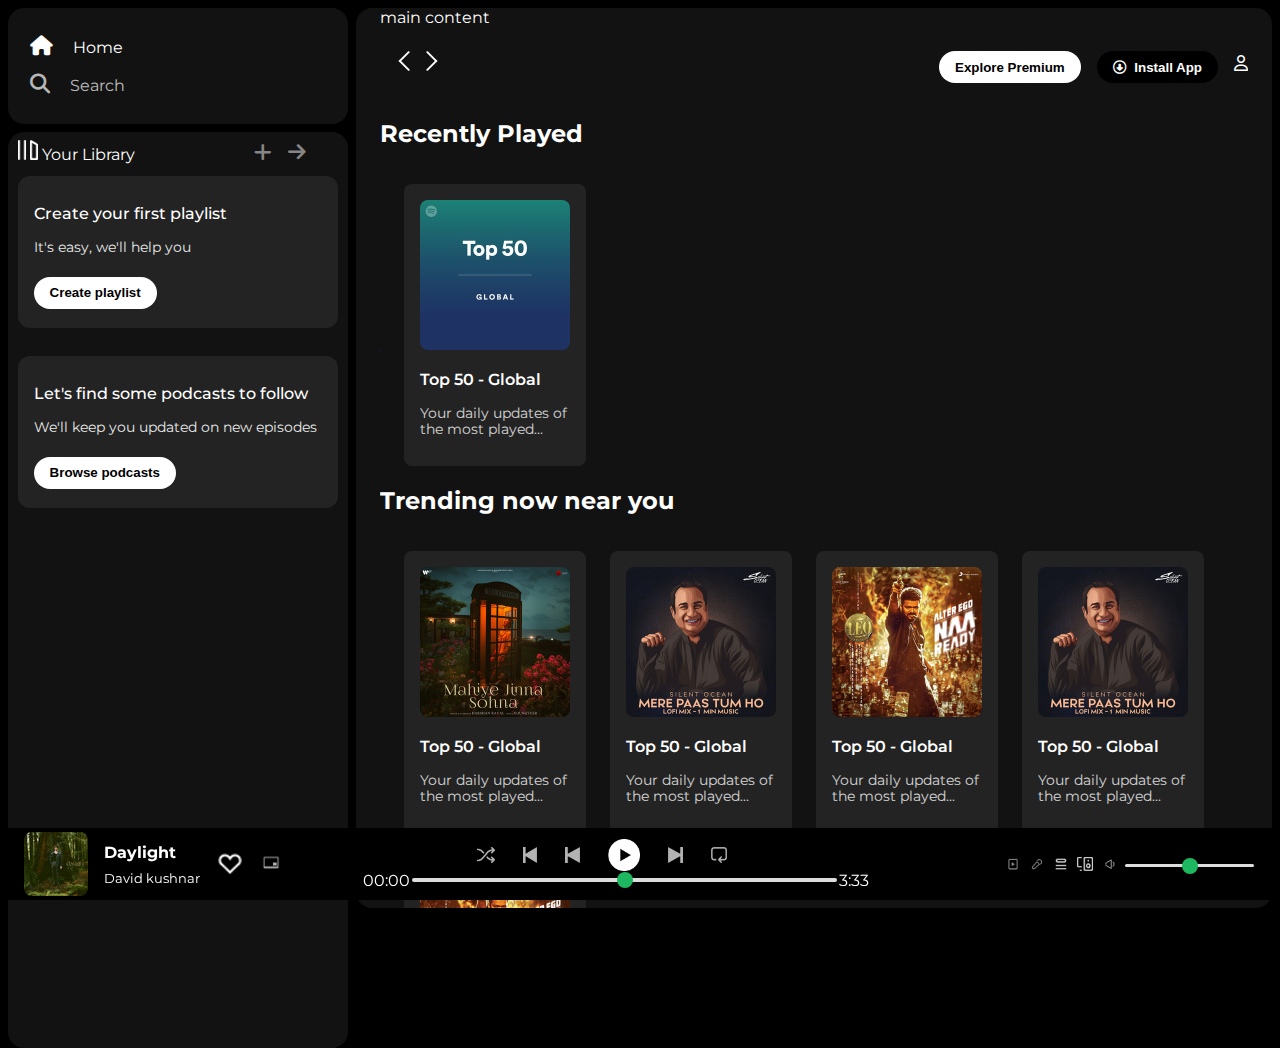
<file: ProjectCSS.html>
<!DOCTYPE html>
<html lang="en">
<head>
    <meta charset="UTF-8">
    <meta name="viewport" content="width=device-width, initial-scale=1.0">
    <title>Spotity - Web Player: Music for everyone</title>
    <link rel="stylesheet" href="ProjectCSS.css"/>
    <link rel="stylesheet" href="https://cdnjs.cloudflare.com/ajax/libs/font-awesome/6.7.2/css/all.min.css" integrity="sha512-Evv84Mr4kqVGRNSgIGL/F/aIDqQb7xQ2vcrdIwxfjThSH8CSR7PBEakCr51Ck+w+/U6swU2Im1vVX0SVk9ABhg==" crossorigin="anonymous" referrerpolicy="no-referrer" />
    <link rel="icon" href="logo.png"/>
    <link rel="preconnect" href="https://fonts.googleapis.com">
<link rel="preconnect" href="https://fonts.gstatic.com" crossorigin>
<link href="https://fonts.googleapis.com/css2?family=Montserrat:wght@300;400;500;600;700&display=swap" rel="stylesheet">
</head>
<body>
    <div class="main">

      <div class="sidebar">
        <div class="nav">
            <div class="nav-option" style="opacity: 1;">
                <i class="fa-solid fa-house"></i>
                <a href=" #">Home</a> 
            </div>
                <div class="nav-option">
                    <i class="fa-solid fa-magnifying-glass"></i>
                        <a href=" #">Search</a> 
            </div>
         </div>

        <div class="library"> 
            <div class="options">
                <div class="lib-option" >
                   <img src="images/library_icon.png">
                    <a href=" #">Your Library</a> 
                </div>
                <div class="icons">
                    <i class="fa-solid fa-plus"></i>
                    <i class="fa-solid fa-arrow-right"></i>

                 </div>
            </div>
            <div class="lib-box">
                <div class="box">
                    <p class="box-p1"> Create your first playlist</p>
                    <p class="box-p2">It's easy, we'll help you</p>
                    <button class="badge">Create playlist</button>
                </div>

                <div class="box">
                    <p class="box-p1"> Let's find some podcasts to follow</p>
                    <p class="box-p2">We'll keep you updated on new episodes</p>
                    <button class="badge"> Browse podcasts </button>
                </div>
            </div>
        </div>
      </div>

      <div class="main_content">main content
        <div class="sticky-nav">
            <div class="sticky-nav-icons"> 
                <img src="images/backward_icon.png"/>
            <img src="images/forward_icon.png" class="hide"/>
            </div>
            <div class="sticky-nav-options">
            <button class="badge nav-item hide"> Explore Premium</button>
            <button class="badge nav-item dark-badge"><i class="fa-regular fa-circle-down" style="margin-right:5px ;"></i> Install App </button>
            <i class="fa-regular fa-user"></i>
           </div>
           

        </div>
        
         <h2>Recently Played</h2>
         <div class="cards-container">
            <div class="card">
                    <img src="images/card1img.jpeg" class="card-img" />
                    <p class="card-title"> Top 50 - Global </p>
                    <p class="card-info">Your daily updates of the most played...</p>
                </div>
            </div>
       
            <h2>Trending now near you </h2>
            <div class="cards-container">
               <div class="card">
                       <img src="images/card2img.jpeg" class="card-img" />
                       <p class="card-title"> Top 50 - Global </p>
                       <p class="card-info">Your daily updates of the most played...</p>
                   </div>
                   <div class="card">
                    <img src="images/card3img.jpeg" class="card-img" />
                    <p class="card-title"> Top 50 - Global </p>
                    <p class="card-info">Your daily updates of the most played...</p>
                </div>
                <div class="card">
                    <img src="images/card4img.jpeg" class="card-img" />
                    <p class="card-title"> Top 50 - Global </p>
                    <p class="card-info">Your daily updates of the most played...</p>
                </div>
                <div class="card">
                    <img src="images/card3img.jpeg" class="card-img" />
                    <p class="card-title"> Top 50 - Global </p>
                    <p class="card-info">Your daily updates of the most played...</p>
                </div>
                <div class="card">
                    <img src="images/card4img.jpeg" class="card-img" />
                    <p class="card-title"> Top 50 - Global </p>
                    <p class="card-info">Your daily updates of the most played...</p>
                </div>
                
               </div>
          
               <h2>Featured charts</h2>
               <div class="cards-container">
                  <div class="card">
                          <img src="images/card5img.jpeg" class="card-img" />
                          <p class="card-title"> Top 50 - Global </p>
                          <p class="card-info">Your daily updates of the most played...</p>
                      </div>
                      <div class="card">
                        <img src="images/card6img.jpeg" class="card-img" />
                        <p class="card-title"> Top Songs - India </p>
                        <p class="card-info">Your daily updates of the most played...</p>
                    </div>
                    <div class="card">
                        <img src="images/card1img.jpeg" class="card-img" />
                        <p class="card-title"> Top 50 - Global </p>
                        <p class="card-info">Your daily updates of the most played...</p>
                    </div>
                  </div>
                 <div class="footer">
                    <div class="line">

                    </div>
                 </div>
        </div>
      <div class="music_player">

         <div class="album">
            <div> <img  class="album-pho" src="images/album_picture.jpeg"  />
            
            </div>
            <div class="album-hd"> 
                <div class="album-h">Daylight</div>
                  <div class="album-hg"> David kushnar </div>
            </div>
            <div class="album-em"> 
                <img src="images/album_icon1.png" class="album-im" >
               <img src="images/album_icon2.png" class="album-im">
            </div>
         </div>






          <div class="player">
            <div class="player-controls">
              <img src="images/player_icon1.png" class="player-controls-icon" />
              <img src="images/player_icon2.png"  class="player-controls-icon" />
              <img src="images/player_icon2.png"  class="player-controls-icon"  />
              <img src="images/player_icon3.png"  class="player-controls-icon" style="opacity: 1; height:2rem;" />
              <img src="images/player_icon4.png"  class="player-controls-icon" />
              <img src="images/player_icon5.png"  class="player-controls-icon" />
            </div>
            <div class="playback-bar">
                <span class="curr-time">00:00</span>
                <input type="range" min="0" max="100" class="progress-bar" step="1">
                <span class="tol-time">3:33</span>
            </div>
          </div>

          
          <div class="controls">
            <div class="setting">
                <img src="images/controls_icon1.png" class="setting-icon" />
                <img src="images/controld_icon2.png" class="setting-icon" />
                <img src="images/controls_icon3.png" class="setting-icon" />
                <img src="images/controls_icon4.png" class="setting-icon" />
                <img  src="images/controls_icon5.png" class="setting-icon"  />
                
                </div >
                <div class="setting-bar">
                       <input type="range" min="0" max="100" class="sett-bar" >
                </div>
          </div>
      </div>
         


    </div>
</body>
</html>
</file>
<file: ProjectCSS.css>
body{
     font-family: 'Montserrat',sans-serif;
     margin: 0;
     background-color: black;
     color: white;
     overflow: hidden;
}
.main{
    display: flex;
    height: 100vh;
    padding: 0.5rem;
}
.sidebar{
    background-color: #000;
    width: 340px;
    border-radius: 1rem;/*16px*/
    margin-right: 0.5rem ;
}

.main_content{
background-color: #121212;
flex: 1;
border-radius: 1rem;
overflow: auto;
padding: 0 1.5rem 0 1.5rem;
}
.music_player{
    background-color: black;
    bottom: 0;
    width: 100%;
    height: 72px;
    position: fixed;
}
a{
    text-decoration: none;
    color: white;
}
.nav{
background-color: #121212;
border-radius: 1rem;
display: flex;
flex-direction: column;
justify-content: center;
height: 100px;
padding: 0.5rem 0.6rem;
}
.nav-option{
 line-height: 1.25rem;
 opacity: 0.7;
 padding: 0.5rem 0.75rem;

}
.nav-option:hover{
    opacity: 1;
}
.nav-option i{
    font-size: 1.25rem;
}
.nav-option a{
    font-size: 1rem;
    margin: 1rem;
}
.library{
    background-color: #121212;
    border-radius: 1rem;
    height: 100%;
    margin-top: 0.5rem;
    padding: 0.5rem 0.6rem;
    
}
.options{
    display: flex;
    justify-content: space-between;
    align-items: center;
}
.lib-option img{
    height: 1.25rem;
    width: 1.25rem;
}
.icons{
    font-size: 1.25rem;
    opacity: 0.7;
    margin-right: 1rem;
    display: flex;
}
.icons i{
   opacity: 0.7;
   margin-right: 1rem;

}
.icons i:hover{
    opacity: 1;
}
.box{
    background-color: #232323;
    height: 8rem;
    border-radius: 0.75rem;
    margin: 0.75rem 0 1.75rem 0;
    padding: 0.75rem 1rem;

}
.box-p1{
    font-size: 1rem;
    font-weight: 500;
}
.box-p2{
    font-size: 0.85rem;
    opacity: 0.9;
}
.badge{
    background-color: white;
    border: none;
    border-radius: 100px;
    padding: 0.25rem 1rem;
    font-weight: 700;
    margin-top:   0.5rem ;
    height: 2rem;
    width: fit-content;
}
.sticky-nav{
    position: sticky;
    top: 0;
    background-color: #121212;
    display: flex;
    justify-content: space-between;
    align-items: center;
    padding: 1rem 0 1rem 0 ;
    z-index:10 ;
}
.sticky-nav-icons{
    margin-left: 0.75rem;
  

}
.sticky-nav-options{
    display: flex;
    justify-content: center;
    align-items: center;
    
}
.sticky-nav-options button{
    margin-right: 1rem;

}
.nav-item{
    margin-right: 1rem;
}
.dark-badge{
    background-color: #000;
    color: white;

}
@media (max-width: 1000px){
    .hide {
        display: none;
    }
}
.card{
    background-color: #232323;
    width: 150px;
   margin-left: 1.5rem;
    border-radius: 0.5rem;
    padding: 1rem;
    margin-top: 1rem ;
}
.cards-container{
    display: flex;
    flex-wrap: wrap;
}
.card-img{
    width: 100%;
    border-radius: 0.5rem;
}
.card-title {
    font-weight: 600;
}
.card-info {
    font-size: 0.85rem;
    opacity: 0.8;
}
.footer{
height: 300px;
display: flex;
align-items: center;
justify-content: center;
}
.line{
    width: 90%;
    height: 50%;
    border-top: 1px solid white;
    opacity: 0.4;
}
.music_player{
    display: flex;
    justify-content: space-between;
    align-items: center;
}
.album{
    width: 25%;
    /* background-color: pink; */
    justify-content: left;
    align-items: center;
    /* margin-left: ; */
    display: flex;
}
.player{
    width: 50%;
    /* background-color: orange; */
}
.controls{
    width: 25%;
    display: flex;
    /* background-color: green; */
    justify-content: right;
    padding: 2rem;
}
.player-controls-icon{
    height: 1rem;
    margin-right:1.75rem ;
    opacity: 0.7;

}
.player-controls{
    display: flex;
    justify-content: center;
    align-items: center;
}
.player-controls-icon:hover{
    opacity: 1;
}
.playback-bar{
    display: flex;
    justify-content: center;
    align-items: center;

}
.progress-bar{
    width: 70%;
    appearance: none;
    background-color: transparent;
    cursor: pointer;
}
.progress-bar::-webkit-slider-runnable-track{
    background-color: #ddd;
    border-radius: 100px;
    height: 0.2rem;
}
.progress-bar::-webkit-slider-thumb{
    appearance: none;
    height:1rem;
    width:1rem;
    background-color: #1db760;
    border-radius: 50%;
    margin-top: -6px;
}
.setting{
    justify-content:right;
    align-items: center;
    display: flex;
    justify-content: baseline;
  
}
.setting-icon{
    width: 1rem;
    font-weight:900px;
   /* height: 1rem; */
    margin-left: 0.5rem;
    align-items: center;
    opacity: 0.8;
  
}
.setting-icon:hover{
    opacity: 1;
}
    
.sett-bar{
    align-items: center;
    width: 50;
    appearance: none;
    background-color: transparent;
    cursor: pointer;
    margin-left: 0.5rem;
}
.sett-bar::-webkit-slider-runnable-track{
    background-color: #ddd;
    border-radius: 100px;
    height: 0.2rem;
}
.sett-bar::-webkit-slider-thumb{
    appearance: none;
    height:1rem;
    width:1rem;
    background-color: #1db760;
    border-radius: 50%;
    margin-top: -6px;
}
.album-pho{
    
    margin-left: 1rem;
   height:20%;
   display: flex;
  
}
.album-hd{
     font-size: small;
     margin-left: 1rem;
  
}
.album-em{
     
    height: 1.75rem;
    margin-right: 1rem;
    display: flex;
    /* padding-left: 3rem; */
    width: 1rem;
   
   
    

}
.album-im{
    margin-left: 1rem;
}
div.album-hg{

    padding-bottom: 1.9rem;
}
div.album-h{
    padding-bottom: 0.5rem;
    font-size: larger;
    font-weight: 700;
    padding-top: 2rem;
} 
.album-pho{
   /* padding-top: 1rem;
   padding-bottom: 0.9; */
   border-radius: 0.5rem;
   
   
}
</file>
